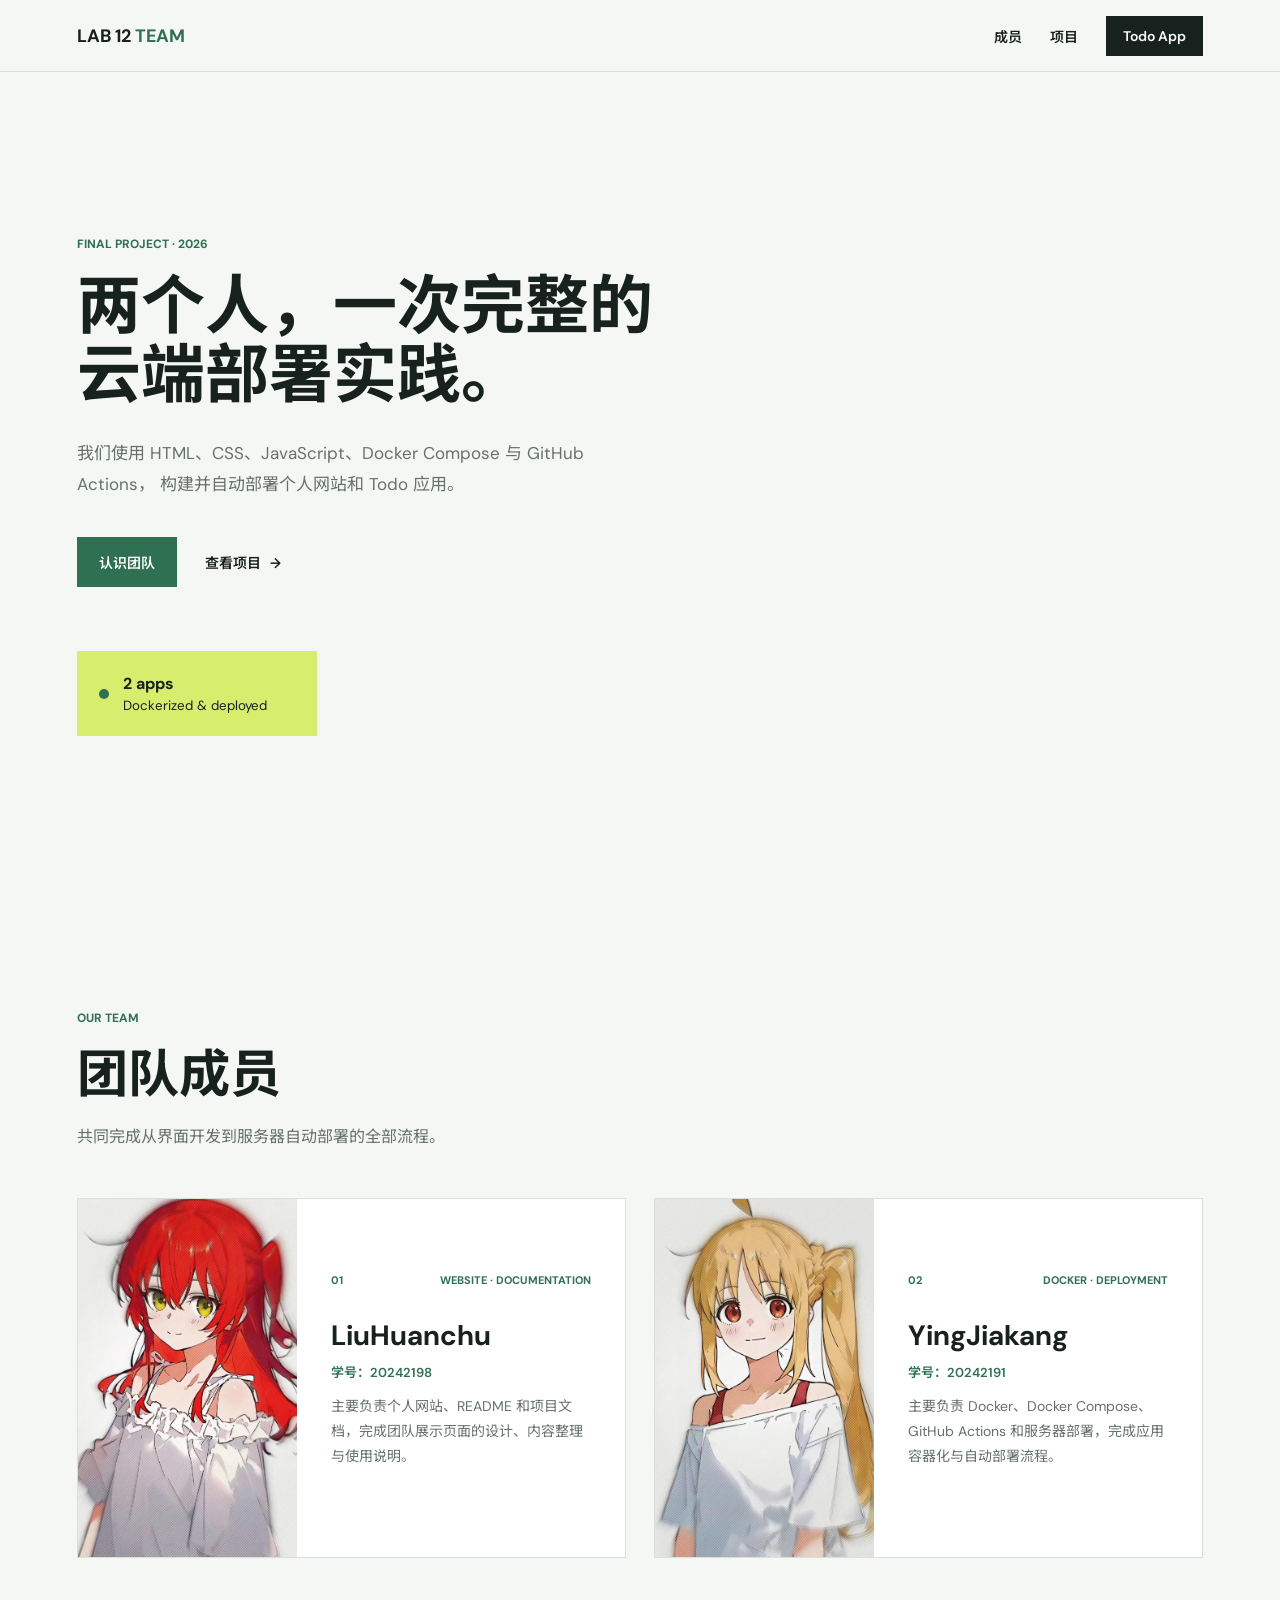
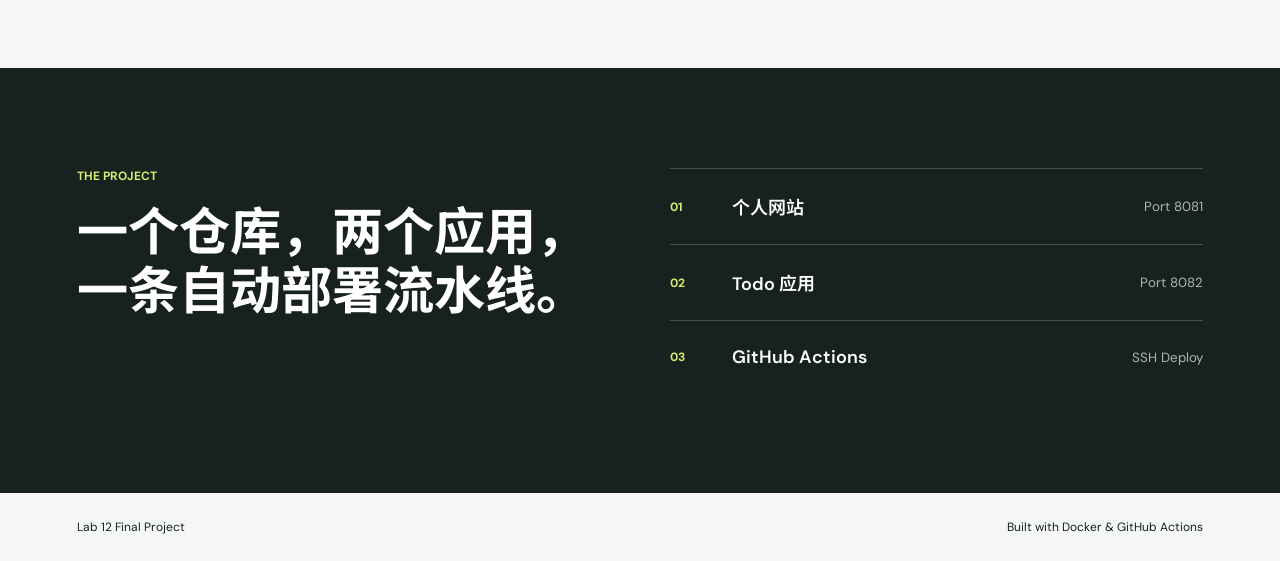
<file: personal-website/index.html>
<!doctype html>
<html lang="zh-CN">
  <head>
    <meta charset="UTF-8" />
    <meta name="viewport" content="width=device-width, initial-scale=1.0" />
    <meta name="description" content="Lab 12 Final Project 两人个人网站" />
    <title>我们的个人网站 | Lab 12</title>
    <link rel="preconnect" href="https://fonts.googleapis.com" />
    <link rel="preconnect" href="https://fonts.gstatic.com" crossorigin />
    <link
      href="https://fonts.googleapis.com/css2?family=DM+Sans:wght@400;500;600;700&family=Noto+Sans+SC:wght@400;500;600;700&display=swap"
      rel="stylesheet"
    />
    <link rel="stylesheet" href="styles.css" />
  </head>
  <body>
    <header class="site-header">
      <a class="brand" href="#top">LAB 12 <span>TEAM</span></a>
      <nav aria-label="主导航">
        <a href="#members">成员</a>
        <a href="#project">项目</a>
        <a class="nav-action" id="todo-link" href="/Todo-App">Todo App</a>
      </nav>
    </header>

    <main id="top">
      <section class="hero">
        <div class="hero-copy">
          <p class="eyebrow">FINAL PROJECT · 2026</p>
          <h1>两个人，一次完整的<br />云端部署实践。</h1>
          <p class="hero-text">
            我们使用 HTML、CSS、JavaScript、Docker Compose 与 GitHub Actions，
            构建并自动部署个人网站和 Todo 应用。
          </p>
          <div class="hero-actions">
            <a class="primary-button" href="#members">认识团队</a>
            <a class="text-link" href="#project">查看项目 <span>→</span></a>
          </div>
          <div class="status-note">
            <span class="status-dot"></span>
            <div><strong>2 apps</strong><small>Dockerized & deployed</small></div>
          </div>
        </div>
      </section>

      <section id="members" class="members-section">
        <div class="section-heading">
          <p class="eyebrow">OUR TEAM</p>
          <h2>团队成员</h2>
          <p>共同完成从界面开发到服务器自动部署的全部流程。</p>
        </div>

        <div class="member-grid">
          <article class="member-card">
            <img
              src="assets/member-1.jpg"
              alt="LiuHuanchu 照片"
            />
            <div class="member-content">
              <div class="member-meta"><span>01</span><span>Website · Documentation</span></div>
              <h3>LiuHuanchu</h3>
              <p class="student-id">学号：20242198</p>
              <p>
                主要负责个人网站、README 和项目文档，完成团队展示页面的设计、内容整理与使用说明。
              </p>
            </div>
          </article>

          <article class="member-card">
            <img
              src="assets/member-2.jpg"
              alt="YingJiakang 照片"
            />
            <div class="member-content">
              <div class="member-meta"><span>02</span><span>Docker · Deployment</span></div>
              <h3>YingJiakang</h3>
              <p class="student-id">学号：20242191</p>
              <p>
                主要负责 Docker、Docker Compose、GitHub Actions 和服务器部署，完成应用容器化与自动部署流程。
              </p>
            </div>
          </article>
        </div>
      </section>

      <section id="project" class="project-section">
        <div>
          <p class="eyebrow">THE PROJECT</p>
          <h2>一个仓库，两个应用，<br />一条自动部署流水线。</h2>
        </div>
        <div class="project-list">
          <div><strong>01</strong><span>个人网站</span><small>Port 8081</small></div>
          <div><strong>02</strong><span>Todo 应用</span><small>Port 8082</small></div>
          <div><strong>03</strong><span>GitHub Actions</span><small>SSH Deploy</small></div>
        </div>
      </section>
    </main>

    <footer>
      <p>Lab 12 Final Project</p>
      <p>Built with Docker & GitHub Actions</p>
    </footer>
    <script>
      document.querySelector("#todo-link").href =
        `${window.location.protocol}//${window.location.hostname}:8082`;
    </script>
  </body>
</html>
</file>
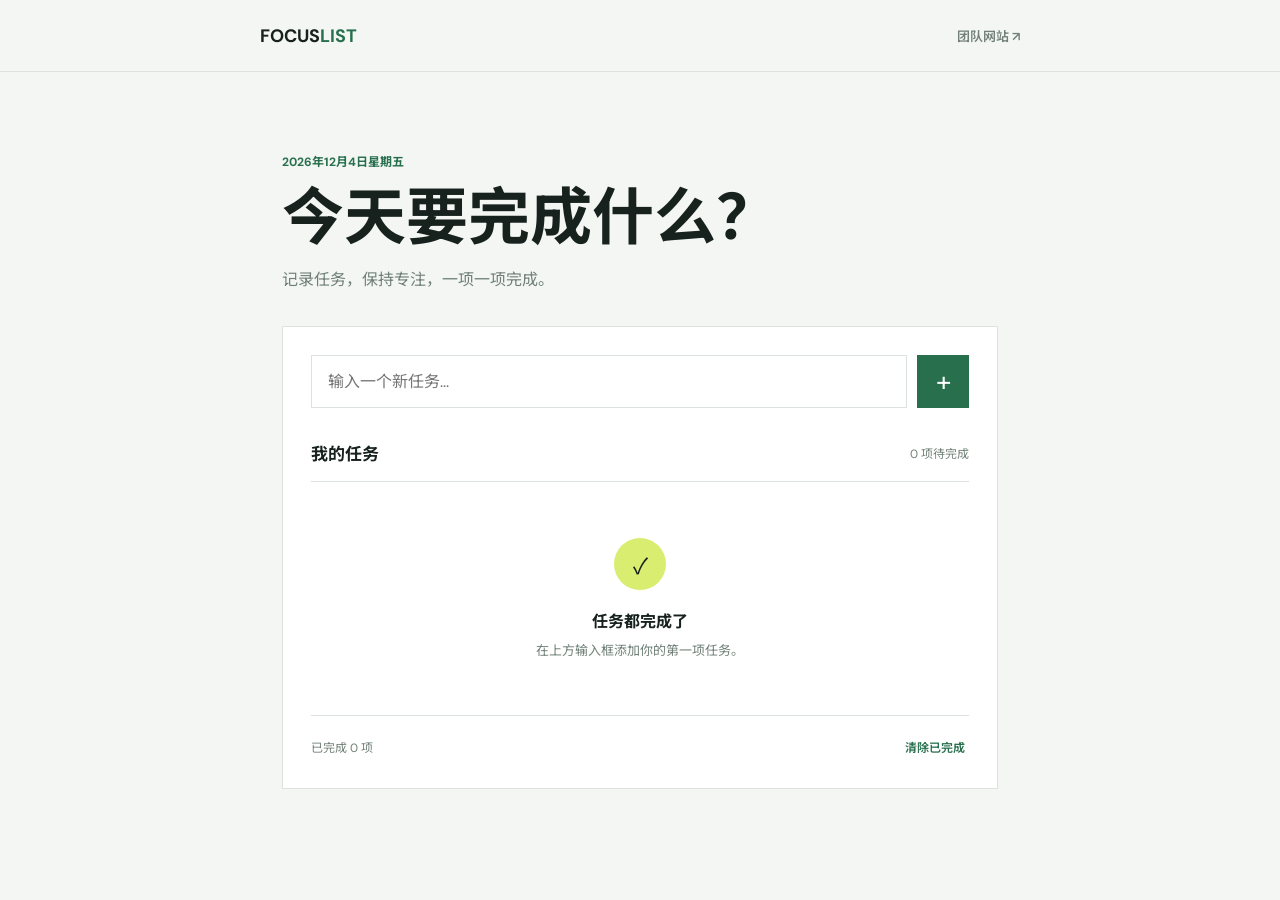
<file: todo-app/index.html>
<!doctype html>
<html lang="zh-CN">
  <head>
    <meta charset="UTF-8" />
    <meta name="viewport" content="width=device-width, initial-scale=1.0" />
    <meta name="description" content="Lab 12 Todo Application" />
    <title>Focus List | Todo App</title>
    <link rel="preconnect" href="https://fonts.googleapis.com" />
    <link rel="preconnect" href="https://fonts.gstatic.com" crossorigin />
    <link
      href="https://fonts.googleapis.com/css2?family=DM+Sans:wght@400;500;600;700&family=Noto+Sans+SC:wght@400;500;600;700&display=swap"
      rel="stylesheet"
    />
    <link rel="stylesheet" href="styles.css" />
  </head>
  <body>
    <header>
      <a class="brand" href="/">FOCUS<span>LIST</span></a>
      <a class="back-link" id="website-link" href="/Personal-Website">团队网站 <span>↗</span></a>
    </header>

    <main>
      <section class="intro">
        <p class="date" id="date"></p>
        <h1>今天要完成什么？</h1>
        <p>记录任务，保持专注，一项一项完成。</p>
      </section>

      <section class="todo-panel" aria-label="任务列表">
        <form id="todo-form">
          <label class="sr-only" for="todo-input">新任务</label>
          <input
            id="todo-input"
            maxlength="100"
            placeholder="输入一个新任务..."
            autocomplete="off"
            required
          />
          <button type="submit" aria-label="添加任务">
            <span>+</span>
          </button>
        </form>

        <div class="list-header">
          <h2>我的任务</h2>
          <span id="task-count">0 项待完成</span>
        </div>

        <ul id="todo-list"></ul>

        <div class="empty-state" id="empty-state">
          <div class="empty-mark">✓</div>
          <h3>任务都完成了</h3>
          <p>在上方输入框添加你的第一项任务。</p>
        </div>

        <div class="list-footer">
          <span id="complete-count">已完成 0 项</span>
          <button id="clear-completed" type="button">清除已完成</button>
        </div>
      </section>
    </main>

    <template id="todo-template">
      <li>
        <button class="check-button" type="button" aria-label="切换完成状态">
          <span>✓</span>
        </button>
        <span class="task-text"></span>
        <button class="delete-button" type="button" aria-label="删除任务">×</button>
      </li>
    </template>

    <script>
      document.querySelector("#website-link").href =
        `${window.location.protocol}//${window.location.hostname}:8081`;
    </script>
    <script src="app.js"></script>
  </body>
</html>
</file>
<file: personal-website/styles.css>
:root {
  --ink: #17211d;
  --muted: #66716b;
  --paper: #f5f7f4;
  --white: #ffffff;
  --green: #2f7053;
  --lime: #d6ed6d;
  --line: #d9dfda;
}

* {
  box-sizing: border-box;
}

html {
  scroll-behavior: smooth;
}

body {
  margin: 0;
  background: var(--paper);
  color: var(--ink);
  font-family: "DM Sans", "Noto Sans SC", sans-serif;
}

a {
  color: inherit;
  text-decoration: none;
}

.site-header {
  align-items: center;
  background: rgba(245, 247, 244, 0.94);
  border-bottom: 1px solid var(--line);
  display: flex;
  height: 72px;
  justify-content: space-between;
  padding: 0 6vw;
  position: sticky;
  top: 0;
  z-index: 10;
}

.brand {
  font-size: 18px;
  font-weight: 700;
  letter-spacing: 0;
}

.brand span {
  color: var(--green);
}

nav {
  align-items: center;
  display: flex;
  gap: 28px;
  font-size: 14px;
  font-weight: 600;
}

.nav-action {
  background: var(--ink);
  color: var(--white);
  padding: 11px 17px;
}

.hero {
  align-items: center;
  display: flex;
  min-height: calc(100vh - 72px);
  padding: 10vh 6vw;
}

.hero-copy {
  max-width: 820px;
}

.eyebrow {
  color: var(--green);
  font-size: 12px;
  font-weight: 700;
  letter-spacing: 0;
  margin: 0 0 20px;
}

h1,
h2,
h3,
p {
  margin-top: 0;
}

h1 {
  font-size: clamp(46px, 5vw, 78px);
  line-height: 1.08;
  margin-bottom: 28px;
}

.hero-text {
  color: var(--muted);
  font-size: 17px;
  line-height: 1.8;
  max-width: 550px;
}

.hero-actions {
  align-items: center;
  display: flex;
  gap: 28px;
  margin-top: 38px;
}

.primary-button {
  background: var(--green);
  color: var(--white);
  font-size: 14px;
  font-weight: 600;
  padding: 15px 22px;
}

.text-link {
  font-size: 14px;
  font-weight: 600;
}

.text-link span {
  margin-left: 6px;
}

.status-note {
  align-items: center;
  background: var(--lime);
  display: flex;
  gap: 14px;
  margin-top: 64px;
  min-width: 240px;
  padding: 22px;
  width: fit-content;
}

.status-dot {
  background: var(--green);
  border-radius: 50%;
  height: 10px;
  width: 10px;
}

.status-note strong,
.status-note small {
  display: block;
}

.status-note small {
  margin-top: 3px;
}

.members-section {
  padding: 110px 6vw;
}

.section-heading {
  margin-bottom: 48px;
  max-width: 560px;
}

.section-heading h2,
.project-section h2 {
  font-size: clamp(34px, 4vw, 58px);
  line-height: 1.15;
  margin-bottom: 18px;
}

.section-heading > p:last-child {
  color: var(--muted);
  line-height: 1.7;
}

.member-grid {
  display: grid;
  gap: 28px;
  grid-template-columns: repeat(2, minmax(0, 1fr));
}

.member-card {
  background: var(--white);
  border: 1px solid var(--line);
  display: grid;
  grid-template-columns: minmax(180px, 0.8fr) 1.2fr;
  min-height: 360px;
}

.member-card img {
  height: 100%;
  object-fit: cover;
  width: 100%;
}

.member-content {
  align-self: center;
  padding: 34px;
}

.member-meta {
  color: var(--green);
  display: flex;
  font-size: 11px;
  font-weight: 700;
  justify-content: space-between;
  margin-bottom: 30px;
  text-transform: uppercase;
}

.member-content h3 {
  font-size: 28px;
  margin-bottom: 8px;
}

.student-id {
  color: var(--green);
  font-size: 13px;
  font-weight: 600;
}

.member-content > p:last-child {
  color: var(--muted);
  font-size: 14px;
  line-height: 1.8;
}

.project-section {
  background: var(--ink);
  color: var(--white);
  display: grid;
  gap: 60px;
  grid-template-columns: 1fr 1fr;
  padding: 100px 6vw;
}

.project-section .eyebrow {
  color: var(--lime);
}

.project-list div {
  align-items: center;
  border-top: 1px solid #45504b;
  display: grid;
  gap: 20px;
  grid-template-columns: 42px 1fr auto;
  padding: 24px 0;
}

.project-list strong {
  color: var(--lime);
  font-size: 12px;
}

.project-list span {
  font-size: 18px;
  font-weight: 600;
}

.project-list small {
  color: #aeb8b2;
}

footer {
  display: flex;
  font-size: 12px;
  justify-content: space-between;
  padding: 26px 6vw;
}

footer p {
  margin: 0;
}

@media (max-width: 900px) {
  nav a:not(.nav-action) {
    display: none;
  }

  .project-section {
    grid-template-columns: 1fr;
  }

  .member-grid {
    grid-template-columns: 1fr;
  }
}

@media (max-width: 560px) {
  .site-header {
    padding: 0 20px;
  }

  .hero,
  .members-section,
  .project-section {
    padding-left: 20px;
    padding-right: 20px;
  }

  .member-card {
    grid-template-columns: 1fr;
  }

  .member-card img {
    aspect-ratio: 4 / 3;
  }

  .hero-actions {
    align-items: flex-start;
    flex-direction: column;
  }
}
</file>
<file: todo-app/styles.css>
:root {
  --ink: #17211d;
  --muted: #718078;
  --paper: #f3f6f3;
  --white: #ffffff;
  --green: #28704d;
  --lime: #d9ed70;
  --line: #dce3de;
  --danger: #b33b3b;
}

* {
  box-sizing: border-box;
}

body {
  background: var(--paper);
  color: var(--ink);
  font-family: "DM Sans", "Noto Sans SC", sans-serif;
  margin: 0;
  min-height: 100vh;
}

button,
input {
  font: inherit;
}

button {
  cursor: pointer;
}

header {
  align-items: center;
  border-bottom: 1px solid var(--line);
  display: flex;
  height: 72px;
  justify-content: space-between;
  padding: 0 max(22px, calc((100vw - 760px) / 2));
}

a {
  color: inherit;
  text-decoration: none;
}

.brand {
  font-size: 18px;
  font-weight: 700;
}

.brand span {
  color: var(--green);
}

.back-link {
  color: var(--muted);
  font-size: 13px;
  font-weight: 600;
}

main {
  margin: 0 auto;
  max-width: 760px;
  padding: 80px 22px;
}

.intro {
  margin-bottom: 36px;
}

.date {
  color: var(--green);
  font-size: 12px;
  font-weight: 700;
  margin: 0 0 14px;
  text-transform: uppercase;
}

h1 {
  font-size: clamp(38px, 7vw, 62px);
  line-height: 1.1;
  margin: 0 0 14px;
}

.intro > p:last-child {
  color: var(--muted);
  margin: 0;
}

.todo-panel {
  background: var(--white);
  border: 1px solid var(--line);
  padding: 28px;
}

form {
  display: grid;
  gap: 10px;
  grid-template-columns: 1fr 52px;
}

input {
  border: 1px solid var(--line);
  color: var(--ink);
  min-width: 0;
  outline: none;
  padding: 15px 16px;
  transition: border-color 160ms;
}

input:focus {
  border-color: var(--green);
}

form button {
  background: var(--green);
  border: 0;
  color: var(--white);
  font-size: 28px;
}

.list-header,
.list-footer {
  align-items: center;
  display: flex;
  justify-content: space-between;
}

.list-header {
  border-bottom: 1px solid var(--line);
  margin-top: 32px;
  padding-bottom: 16px;
}

.list-header h2 {
  font-size: 17px;
  margin: 0;
}

.list-header span,
.list-footer {
  color: var(--muted);
  font-size: 12px;
}

ul {
  list-style: none;
  margin: 0;
  padding: 0;
}

li {
  align-items: center;
  border-bottom: 1px solid var(--line);
  display: grid;
  gap: 14px;
  grid-template-columns: 24px 1fr 32px;
  min-height: 64px;
}

.check-button {
  align-items: center;
  background: transparent;
  border: 1px solid #aeb9b2;
  border-radius: 50%;
  color: transparent;
  display: flex;
  height: 22px;
  justify-content: center;
  padding: 0;
  width: 22px;
}

li.completed .check-button {
  background: var(--green);
  border-color: var(--green);
  color: var(--white);
}

.task-text {
  overflow-wrap: anywhere;
}

li.completed .task-text {
  color: var(--muted);
  text-decoration: line-through;
}

.delete-button {
  background: transparent;
  border: 0;
  color: #9aa69f;
  font-size: 22px;
  height: 32px;
  opacity: 0;
  padding: 0;
  transition: color 160ms, opacity 160ms;
}

li:hover .delete-button,
.delete-button:focus-visible {
  opacity: 1;
}

.delete-button:hover {
  color: var(--danger);
}

.empty-state {
  padding: 56px 20px;
  text-align: center;
}

.empty-mark {
  align-items: center;
  background: var(--lime);
  border-radius: 50%;
  display: flex;
  font-size: 22px;
  height: 52px;
  justify-content: center;
  margin: 0 auto 18px;
  width: 52px;
}

.empty-state h3 {
  font-size: 16px;
  margin: 0 0 8px;
}

.empty-state p {
  color: var(--muted);
  font-size: 13px;
  margin: 0;
}

.list-footer {
  border-top: 1px solid var(--line);
  padding-top: 18px;
}

.list-footer button {
  background: transparent;
  border: 0;
  color: var(--green);
  font-size: 12px;
  font-weight: 600;
  padding: 4px;
}

.sr-only {
  clip: rect(0, 0, 0, 0);
  clip-path: inset(50%);
  height: 1px;
  overflow: hidden;
  position: absolute;
  white-space: nowrap;
  width: 1px;
}

@media (max-width: 560px) {
  main {
    padding-top: 52px;
  }

  .todo-panel {
    padding: 18px;
  }

  .delete-button {
    opacity: 1;
  }
}
</file>
